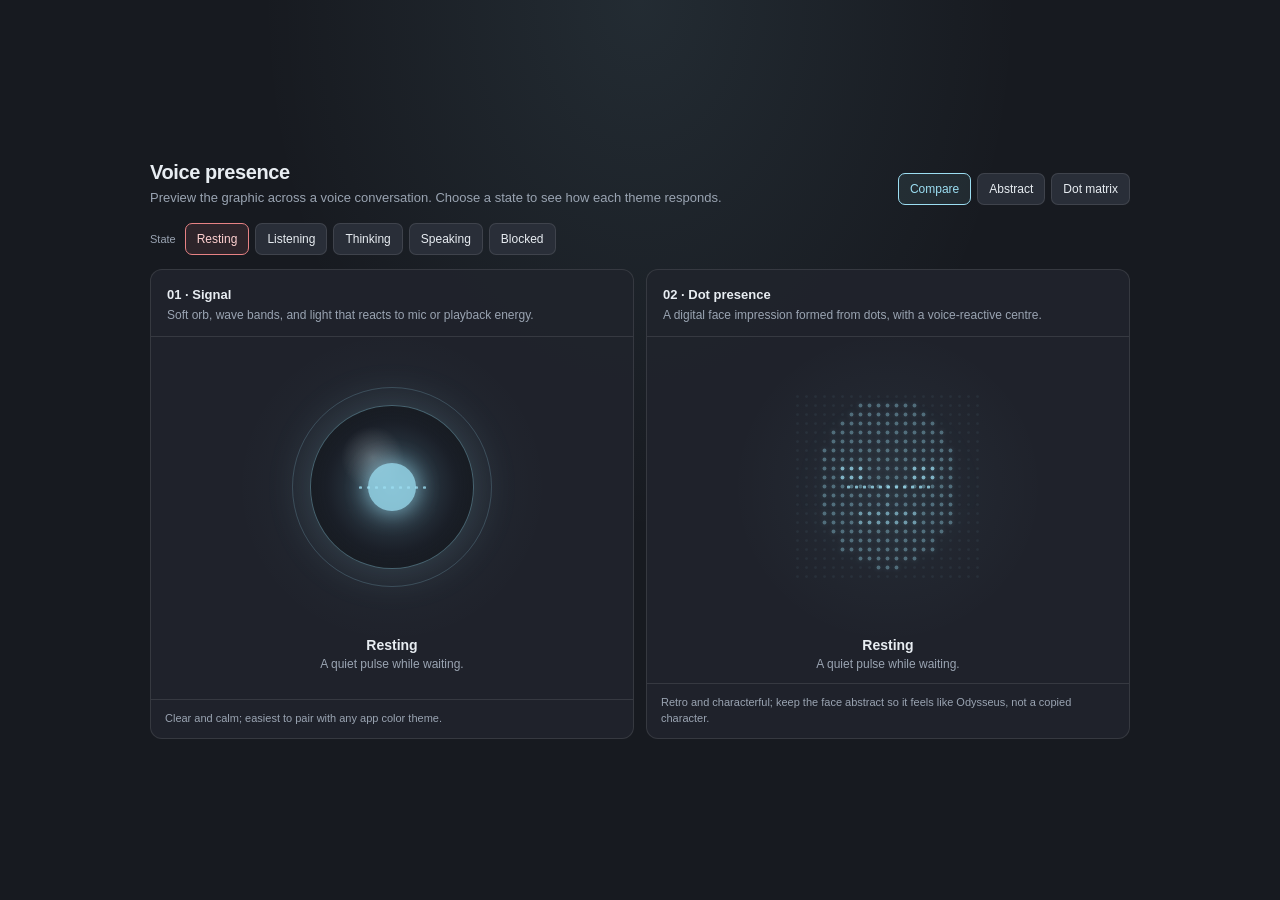
<file: static/voice-visual-variants.html>
<!doctype html>
<html lang="en">
<head>
  <meta charset="utf-8">
  <meta name="viewport" content="width=device-width, initial-scale=1">
  <title>Odysseus Voice Presence — Visual Preview</title>
  <style>
    :root {
      color-scheme: dark;
      --bg: #171a20;
      --panel: #20242c;
      --fg: #e8edf2;
      --muted: #9aa4b2;
      --accent: #9cdef2;
      --warm: #e78284;
      --line: rgba(255,255,255,.1);
    }
    * { box-sizing: border-box; }
    body {
      margin: 0; min-height: 100vh; color: var(--fg); background:
        radial-gradient(ellipse at 50% 0%, rgba(156,222,242,.09), transparent 42%), var(--bg);
      font-family: -apple-system, BlinkMacSystemFont, "Segoe UI", sans-serif;
      display: grid; place-items: center; padding: 24px;
    }
    main { width: min(980px, 100%); }
    header { display:flex; align-items:flex-end; justify-content:space-between; gap:20px; margin-bottom:18px; }
    h1 { margin:0; font-size:20px; letter-spacing:-.02em; }
    header p { margin:6px 0 0; color:var(--muted); font-size:13px; }
    .controls { display:flex; flex-wrap:wrap; gap:6px; justify-content:flex-end; }
    button { color:var(--fg); background:#292e38; border:1px solid var(--line); border-radius:7px; padding:8px 11px; font:inherit; font-size:12px; cursor:pointer; }
    button[aria-pressed="true"] { border-color:var(--accent); color:var(--accent); background:rgba(156,222,242,.08); }
    .states button[aria-pressed="true"] { border-color:var(--warm); color:#ffd1d1; background:rgba(231,130,132,.1); }
    .grid { display:grid; grid-template-columns:repeat(2,minmax(0,1fr)); gap:12px; }
    article { min-height:420px; border:1px solid var(--line); border-radius:12px; background:color-mix(in srgb,var(--panel) 94%, transparent); display:flex; flex-direction:column; overflow:hidden; }
    .card-head { padding:15px 16px 12px; border-bottom:1px solid var(--line); }
    .card-head strong { font-size:13px; }
    .card-head p { margin:4px 0 0; color:var(--muted); font-size:12px; line-height:1.4; }
    .stage { min-height:300px; display:grid; place-items:center; position:relative; overflow:hidden; background:radial-gradient(circle at center,rgba(156,222,242,.055),transparent 55%); }
    .presence { width:240px; height:240px; position:relative; color:var(--accent); --energy:.26; --pulse:1; }
    .presence::before { content:""; position:absolute; inset:12%; border-radius:50%; background:radial-gradient(circle, color-mix(in srgb,currentColor 13%,transparent),transparent 68%); filter:blur(12px); transform:scale(var(--pulse)); transition:transform .3s, opacity .3s; opacity:var(--energy); }
    .orb { position:absolute; inset:16%; border-radius:50%; background:radial-gradient(circle at 38% 32%,rgba(255,255,255,.22),transparent 21%),radial-gradient(circle at 50% 50%,color-mix(in srgb,currentColor 27%,#17202b) 0%,#1b2029 55%,#11151b 76%); border:1px solid color-mix(in srgb,currentColor 38%,transparent); box-shadow:0 0 45px color-mix(in srgb,currentColor 18%,transparent),inset 0 0 26px rgba(255,255,255,.045); animation:breathe 4s ease-in-out infinite; }
    .orb::after { content:""; position:absolute; inset:-12%; border:1px solid color-mix(in srgb,currentColor 38%,transparent); border-radius:50%; opacity:.52; animation:ring 5s linear infinite; }
    .core { position:absolute; width:20%; aspect-ratio:1; left:40%; top:40%; border-radius:50%; background:currentColor; box-shadow:0 0 24px currentColor; opacity:.82; animation:core 2.2s ease-in-out infinite; }
    .sound-bars { position:absolute; inset:41% 24%; display:flex; gap:5px; align-items:center; justify-content:center; opacity:.78; }
    .sound-bars i { width:3px; height:16%; max-height:36px; border-radius:4px; background:currentColor; transform:scaleY(.38); animation:bar .75s ease-in-out infinite alternate; }
    .sound-bars i:nth-child(2n) { animation-delay:-.43s; }.sound-bars i:nth-child(3n) { animation-delay:-.2s; }
    .dots { display:grid; grid-template-columns:repeat(17,7px); grid-template-rows:repeat(17,7px); gap:4px; position:absolute; inset:0; place-content:center; }
    .dots i { width:6px; height:6px; border-radius:50%; background:currentColor; opacity:var(--o,.04); transform:scale(var(--s,.82)); box-shadow:0 0 7px color-mix(in srgb,currentColor 52%,transparent); transition:opacity .18s, transform .18s, background .3s; }
    .status { text-align:center; min-height:44px; padding:0 14px 12px; color:var(--muted); font-size:12px; }
    .status strong { display:block; color:var(--fg); font-size:14px; margin-bottom:4px; font-weight:560; }
    .matrix .presence { width:270px; height:270px; }
    .matrix .dots { grid-template-columns:repeat(21,6px); grid-template-rows:repeat(21,6px); gap:3px; }
    .matrix .dots i { width:5px; height:5px; }
    .card-foot { margin-top:auto; padding:11px 14px; border-top:1px solid var(--line); color:var(--muted); font-size:11px; line-height:1.45; }
    .state-bar { display:flex; gap:6px; flex-wrap:wrap; margin:14px 0; }
    .state-label { align-self:center; color:var(--muted); font-size:11px; margin-right:3px; }
    body[data-state="listening"] .presence { color:#a8e6cf; --energy:.6; --pulse:1.12; }
    body[data-state="thinking"] .presence { color:#c7b4ff; --energy:.48; --pulse:1.04; }
    body[data-state="speaking"] .presence { color:#9cdef2; --energy:.9; --pulse:1.18; }
    body[data-state="frustrated"] .presence { color:#f29a84; --energy:.65; --pulse:1.05; }
    body[data-state="listening"] .orb { animation-duration:1.8s; }
    body[data-state="thinking"] .orb { animation-duration:5.5s; }
    body[data-state="speaking"] .orb { animation-duration:1.1s; }
    body[data-state="frustrated"] .orb { animation-duration:2.5s; }
    body[data-state="speaking"] .sound-bars i { animation-duration:.38s; transform:scaleY(.9); }
    body[data-state="listening"] .sound-bars i { animation-duration:.95s; }
    body[data-state="thinking"] .sound-bars { opacity:.2; }
    body[data-state="frustrated"] .sound-bars i { animation-duration:.62s; }
    @keyframes breathe { 0%,100%{transform:scale(.96);filter:brightness(.9)} 50%{transform:scale(1.04);filter:brightness(1.14)} }
    @keyframes ring { from{transform:scale(.92);opacity:.1} 45%{opacity:.5} to{transform:scale(1.17);opacity:0} }
    @keyframes core { 0%,100%{transform:scale(.72);opacity:.58} 50%{transform:scale(1.12);opacity:1} }
    @keyframes bar { from{transform:scaleY(.24)} to{transform:scaleY(1)} }
    @media (prefers-reduced-motion: reduce) { *,*::before,*::after { animation-duration:.01ms !important; animation-iteration-count:1 !important; transition-duration:.01ms !important; } }
    @media (max-width:700px) { header { align-items:flex-start; flex-direction:column; } .controls { justify-content:flex-start; } .grid { grid-template-columns:1fr; } article { min-height:360px; } .stage { min-height:250px; } }
  </style>
</head>
<body data-state="idle">
  <main>
    <header>
      <div><h1>Voice presence</h1><p>Preview the graphic across a voice conversation. Choose a state to see how each theme responds.</p></div>
      <div class="controls themes" aria-label="Visual theme">
        <button type="button" data-theme="both" aria-pressed="true">Compare</button>
        <button type="button" data-theme="abstract" aria-pressed="false">Abstract</button>
        <button type="button" data-theme="matrix" aria-pressed="false">Dot matrix</button>
      </div>
    </header>
    <div class="state-bar states" aria-label="Voice state">
      <span class="state-label">State</span>
      <button type="button" data-state="idle" aria-pressed="true">Resting</button>
      <button type="button" data-state="listening" aria-pressed="false">Listening</button>
      <button type="button" data-state="thinking" aria-pressed="false">Thinking</button>
      <button type="button" data-state="speaking" aria-pressed="false">Speaking</button>
      <button type="button" data-state="frustrated" aria-pressed="false">Blocked</button>
    </div>
    <section class="grid" id="grid">
      <article class="abstract">
        <div class="card-head"><strong>01 · Signal</strong><p>Soft orb, wave bands, and light that reacts to mic or playback energy.</p></div>
        <div class="stage"><div class="presence" aria-hidden="true"><div class="orb"></div><div class="core"></div><div class="sound-bars"><i></i><i></i><i></i><i></i><i></i><i></i><i></i><i></i><i></i></div></div></div>
        <div class="status"><strong class="status-title">Resting</strong><span class="status-copy">A quiet pulse while waiting.</span></div>
        <div class="card-foot">Clear and calm; easiest to pair with any app color theme.</div>
      </article>
      <article class="matrix">
        <div class="card-head"><strong>02 · Dot presence</strong><p>A digital face impression formed from dots, with a voice-reactive centre.</p></div>
        <div class="stage"><div class="presence" aria-hidden="true"><div class="dots"></div><div class="sound-bars"><i></i><i></i><i></i><i></i><i></i><i></i><i></i><i></i><i></i><i></i><i></i></div></div></div>
        <div class="status"><strong class="status-title">Resting</strong><span class="status-copy">A faint face-like pattern fades in and out.</span></div>
        <div class="card-foot">Retro and characterful; keep the face abstract so it feels like Odysseus, not a copied character.</div>
      </article>
    </section>
  </main>
  <script>
    const stateCopy = {
      idle: ['Resting', 'A quiet pulse while waiting.'],
      listening: ['Listening', 'The pattern opens and responds to your voice.'],
      thinking: ['Thinking', 'Slow movement while Odysseus forms a reply.'],
      speaking: ['Speaking', 'The centre and bars move with the spoken reply.'],
      frustrated: ['Blocked', 'A warmer, sharper pulse marks a real task failure.'],
    };
    const grid = document.getElementById('grid');
    const matrix = grid.querySelector('.matrix .dots');
    const points = [];
    const N = 21;
    for (let y = 0; y < N; y++) for (let x = 0; x < N; x++) {
      const dx = (x - (N - 1) / 2) / 9;
      const dy = (y - (N - 1) / 2) / 9;
      const face = (dx * dx / .77 + (dy + .03) * (dy + .03) / 1.12) < 1;
      const eyes = (Math.abs(dx) > .27 && Math.abs(dx) < .59 && dy > -.27 && dy < -.08);
      const mouth = Math.abs(dx) < .44 && dy > .31 && dy < .46;
      const nose = Math.abs(dx) < .10 && dy > -.10 && dy < .27;
      const dot = document.createElement('i');
      const visible = face && (eyes || mouth || nose || ((x * 17 + y * 31) % 7 !== 0));
      dot.style.setProperty('--o', visible ? (eyes || mouth ? '.7' : '.35') : '.025');
      dot.style.setProperty('--s', visible ? (eyes || mouth ? '1' : '.78') : '.55');
      matrix.appendChild(dot);
      points.push({ dot, x, y, face, eyes, mouth, nose });
    }
    function setState(state) {
      document.body.dataset.state = state;
      document.querySelectorAll('.states button').forEach(b => b.setAttribute('aria-pressed', String(b.dataset.state === state)));
      document.querySelectorAll('.status-title').forEach(el => el.textContent = stateCopy[state][0]);
      document.querySelectorAll('.status-copy').forEach(el => el.textContent = stateCopy[state][1]);
    }
    document.querySelectorAll('.states button').forEach(b => b.addEventListener('click', () => setState(b.dataset.state)));
    document.querySelectorAll('.themes button').forEach(b => b.addEventListener('click', () => {
      document.querySelectorAll('.themes button').forEach(x => x.setAttribute('aria-pressed', String(x === b)));
      grid.classList.toggle('only-abstract', b.dataset.theme === 'abstract');
      grid.classList.toggle('only-matrix', b.dataset.theme === 'matrix');
    }));
    const themeStyle = document.createElement('style');
    themeStyle.textContent = '.grid.only-abstract .matrix{display:none}.grid.only-abstract{grid-template-columns:1fr}.grid.only-matrix .abstract{display:none}.grid.only-matrix{grid-template-columns:1fr}';
    document.head.appendChild(themeStyle);
    const start = performance.now();
    function animate(now) {
      const state = document.body.dataset.state;
      const t = now / 1000;
      for (const p of points) {
        let opacity = p.face ? .34 : .025;
        if (p.eyes) opacity = .72;
        if (p.nose) opacity = .46;
        if (p.mouth) opacity = state === 'speaking' ? .82 + .15 * Math.sin(t * 13 + p.x) : .58;
        const ripple = state === 'listening' ? .13 * Math.sin(t * 5 - p.x * .7 - p.y * .35) : 0;
        const talk = state === 'speaking' ? .22 * Math.sin(t * 11 + p.x * .7 + p.y * .31) : 0;
        const scan = state === 'thinking' ? .10 * Math.sin(t * 2.1 - p.y * .48) : 0;
        const pulse = state === 'idle' ? .04 * Math.sin(t * 1.3) : 0;
        const agitation = state === 'frustrated' ? .05 * Math.sin(t * 8 + p.x * 1.4) : 0;
        p.dot.style.setProperty('--o', Math.max(.025, Math.min(.95, opacity + ripple + talk + scan + pulse + agitation)).toFixed(2));
        const scale = p.face ? .77 + (state === 'speaking' && p.mouth ? .18 * Math.abs(Math.sin(t * 11 + p.x)) : 0) : .55;
        p.dot.style.setProperty('--s', scale.toFixed(2));
      }
      requestAnimationFrame(animate);
    }
    setState('idle');
    requestAnimationFrame(animate);
  </script>
</body>
</html>
</file>
